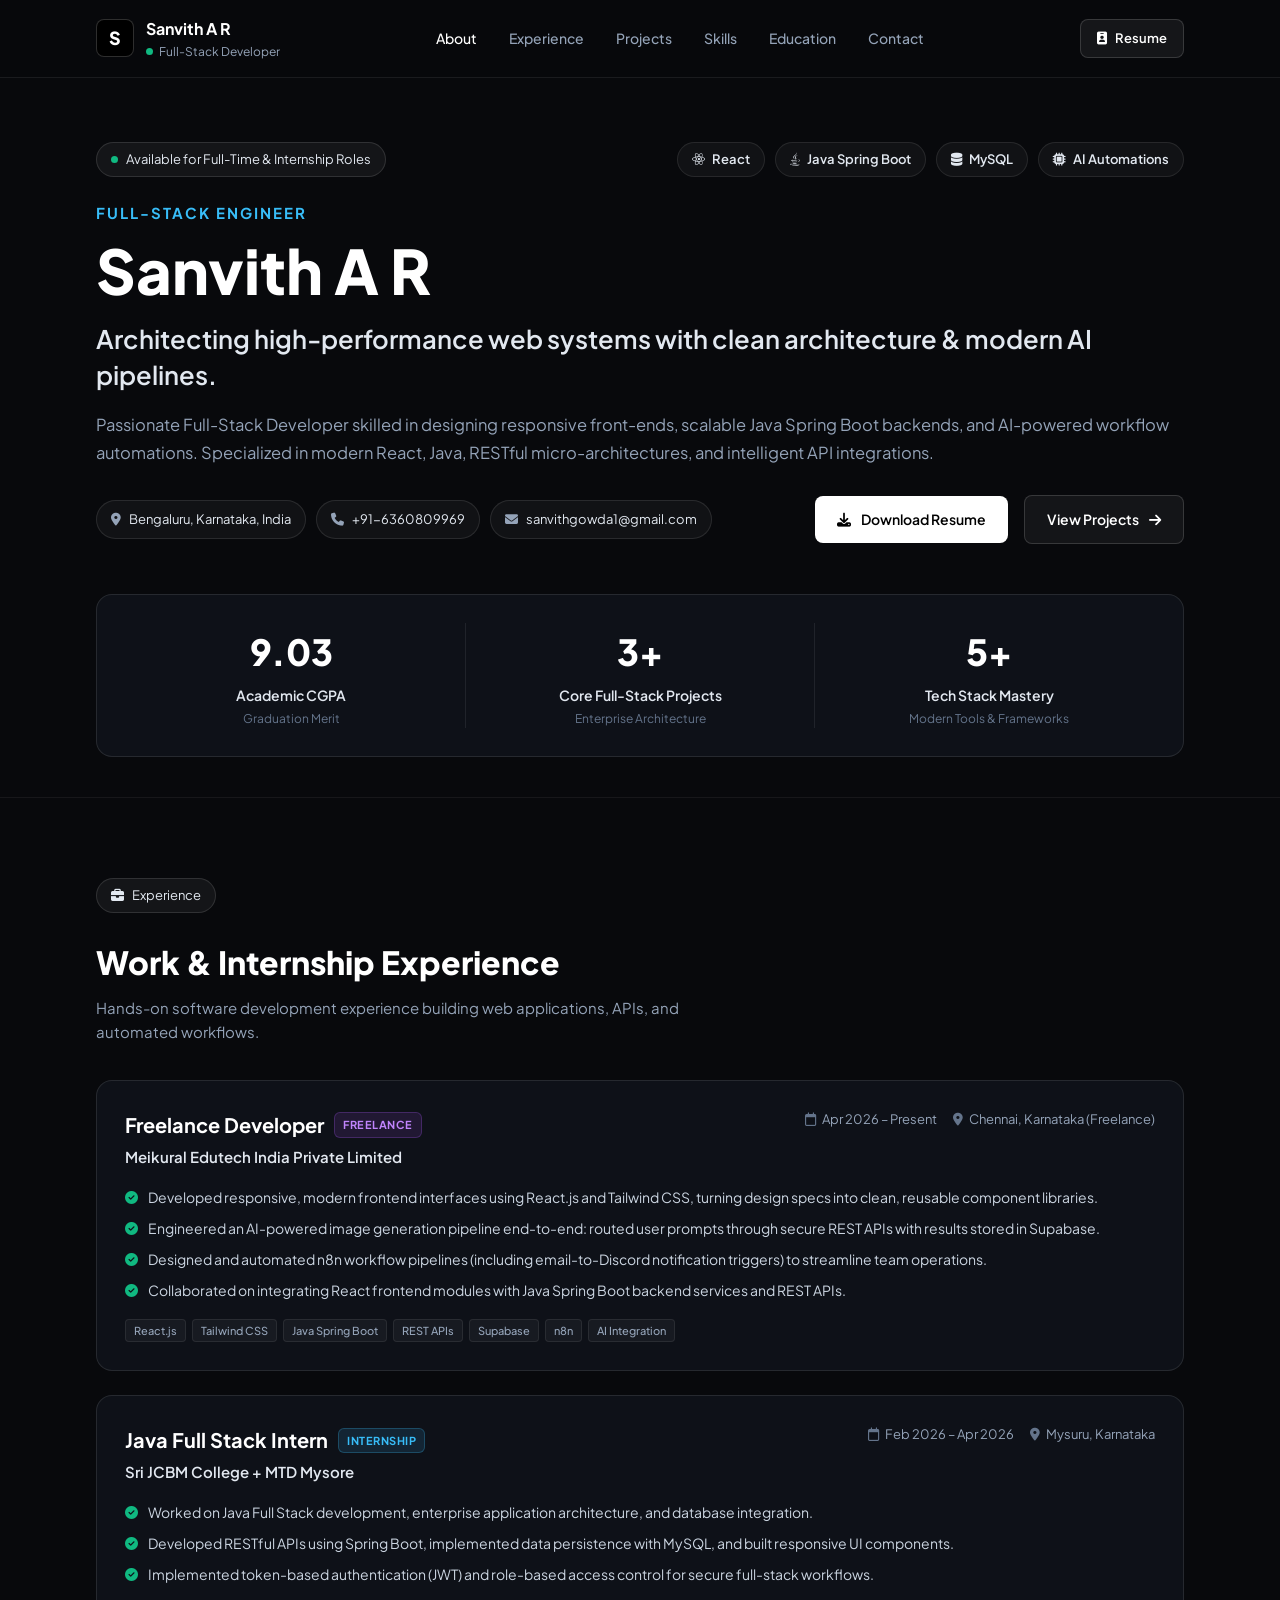
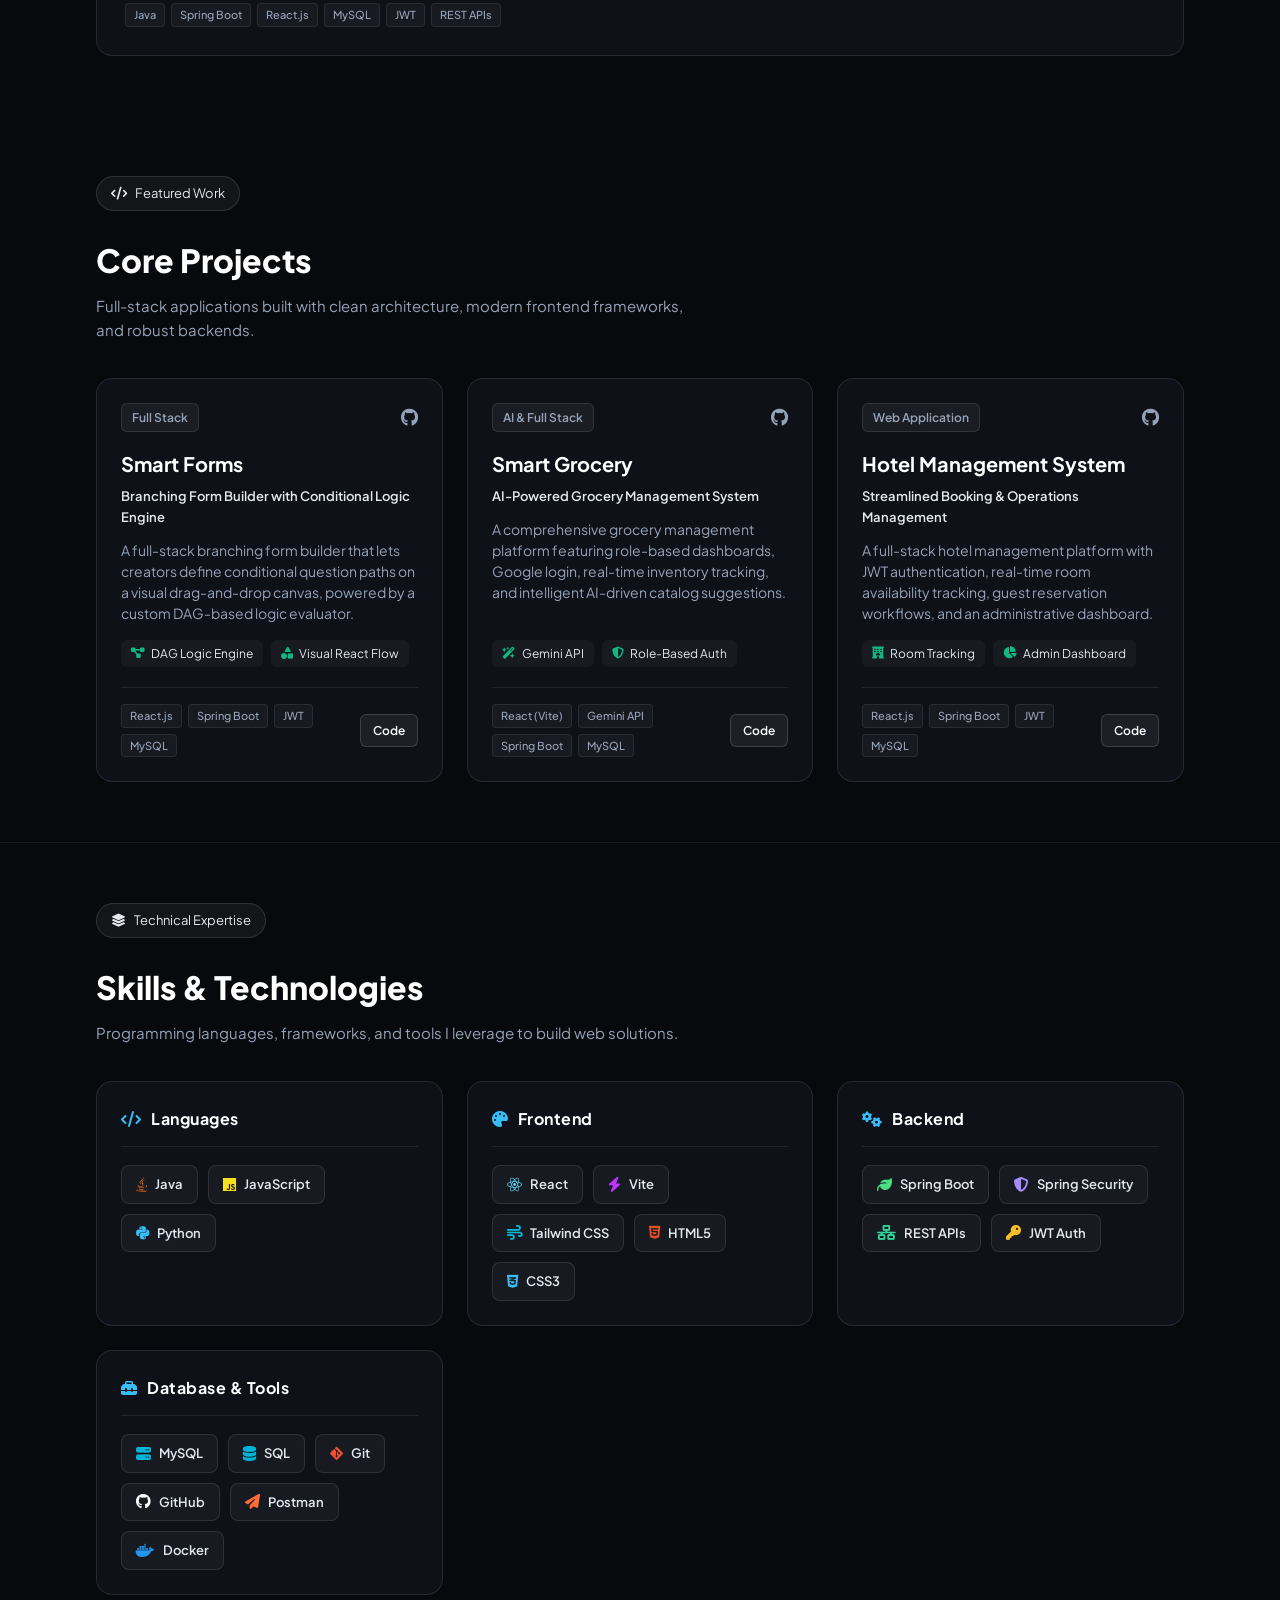
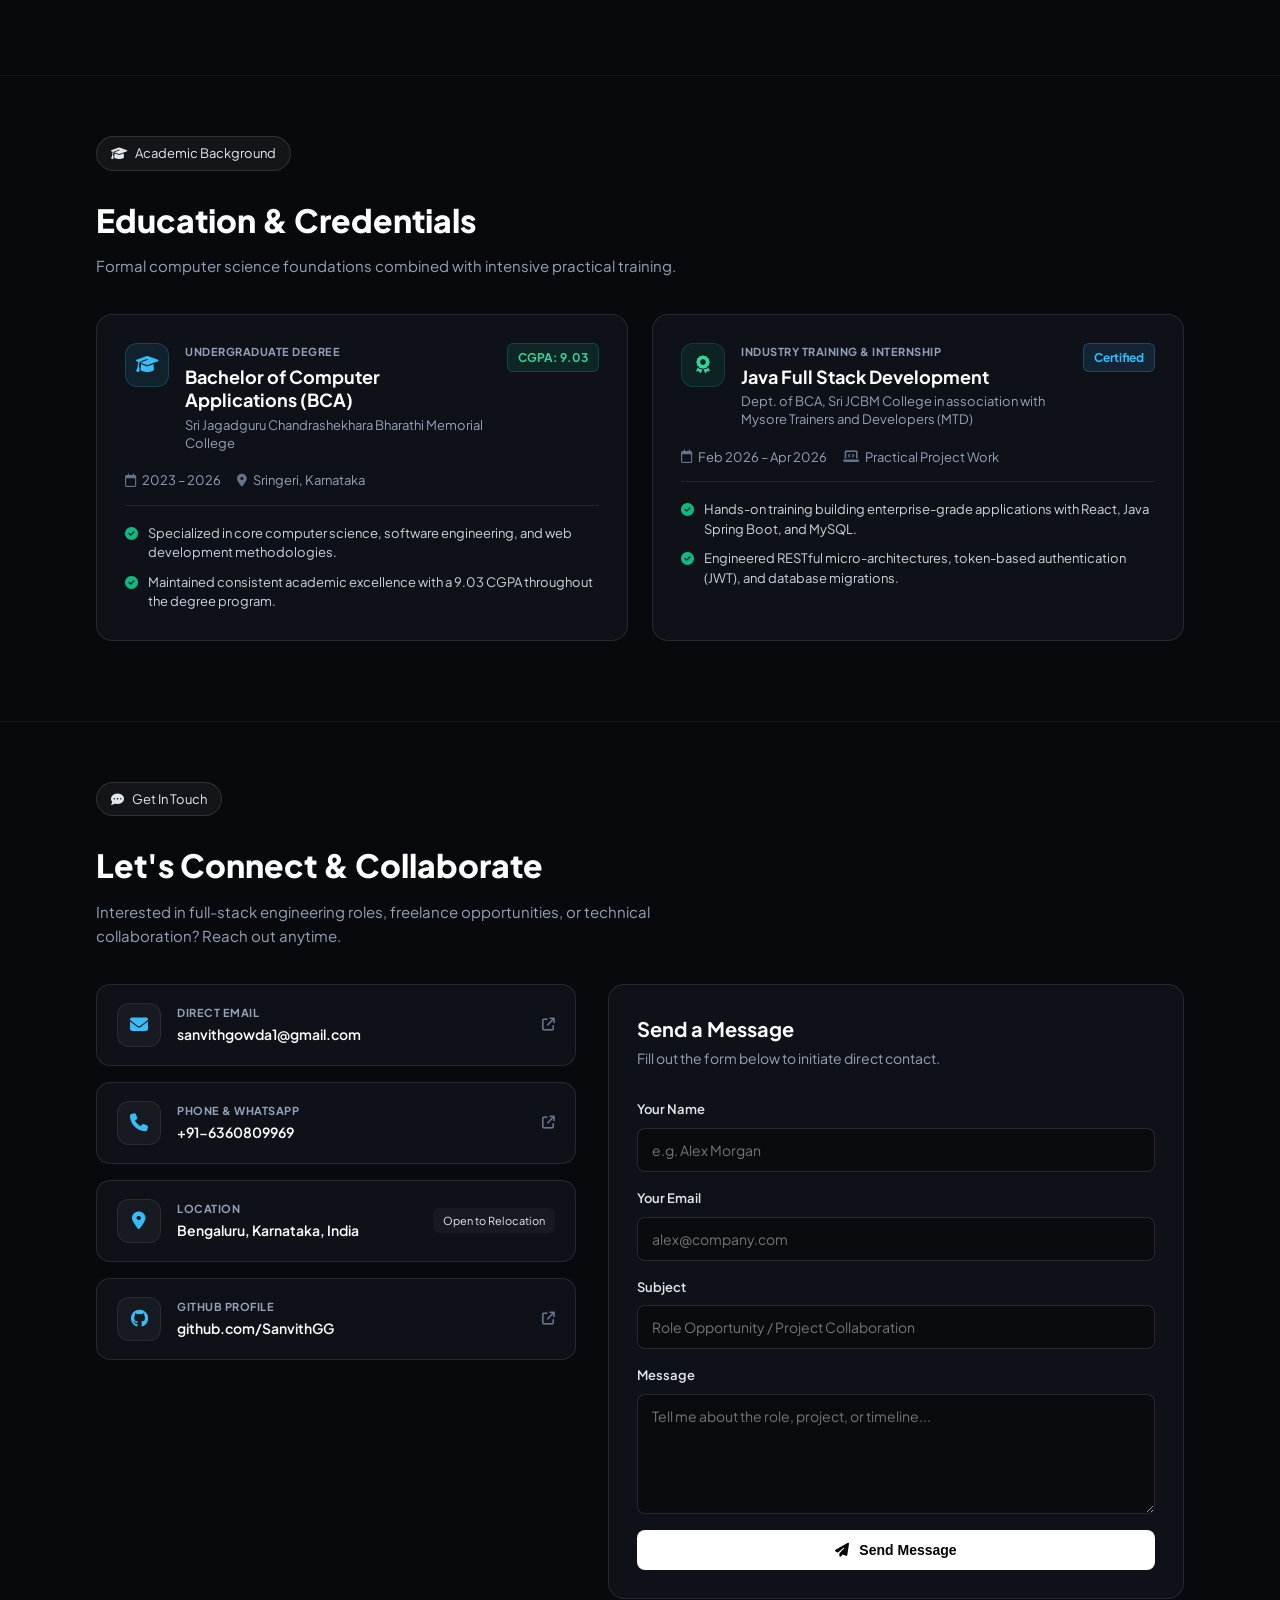
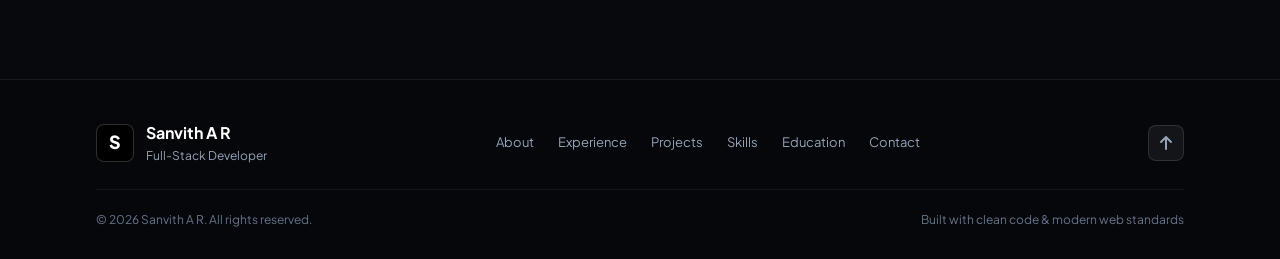
<file: index.html>
<!DOCTYPE html>
<html lang="en">

<head>
  <meta charset="UTF-8">
  <meta name="viewport" content="width=device-width, initial-scale=1.0">
  <meta name="description"
    content="Sanvith A R — Full-Stack Developer specializing in React.js, Java Spring Boot, and modern web applications.">
  <title>Sanvith A R | Full-Stack Developer</title>

  <!-- Favicon -->
  <link rel="icon" type="image/svg+xml" href="assets/favicon.svg">
  <link rel="icon" type="image/png" href="assets/favicon.png">

  <!-- Google Fonts: Plus Jakarta Sans & JetBrains Mono -->
  <link rel="preconnect" href="https://fonts.googleapis.com">
  <link rel="preconnect" href="https://fonts.gstatic.com" crossorigin>
  <link
    href="https://fonts.googleapis.com/css2?family=JetBrains+Mono:wght@400;500;600&family=Plus+Jakarta+Sans:wght@400;500;600;700;800&display=swap"
    rel="stylesheet">

  <!-- Font Awesome 6 Icons -->
  <link rel="stylesheet" href="https://cdnjs.cloudflare.com/ajax/libs/font-awesome/6.5.1/css/all.min.css">

  <!-- Stylesheet -->
  <link rel="stylesheet" href="Portfo.css">
</head>

<body>


  <!-- Header & Navigation -->
  <header class="header">
    <div class="container nav-container">
      <!-- Monogram & Branding -->
      <a href="#about" class="brand-link">
        <div class="monogram">S</div>
        <div class="brand-info">
          <span class="brand-name">Sanvith A R</span>
          <div class="status-indicator">
            <span class="dot-live"></span>
            <span class="status-text">Full-Stack Developer</span>
          </div>
        </div>
      </a>

      <!-- Desktop Navigation Menu -->
      <nav class="desktop-nav" aria-label="Main Navigation">
        <a href="#about" class="nav-link active">About</a>
        <a href="#experience" class="nav-link">Experience</a>
        <a href="#projects" class="nav-link">Projects</a>
        <a href="#skills" class="nav-link">Skills</a>
        <a href="#education" class="nav-link">Education</a>
        <a href="#contact" class="nav-link">Contact</a>
      </nav>

      <!-- Action Button -->
      <div class="nav-actions">
        <a href="assets/Sanvith_AR_Resume_v2-2.pdf" download="Sanvith_AR_Resume_v2-2.pdf" target="_blank"
          rel="noopener noreferrer" class="btn-resume">
          <i class="fa-solid fa-id-badge"></i>
          <span>Resume</span>
        </a>
      </div>
    </div>
  </header>

  <!-- Hero Section -->
  <main>
    <section id="about" class="hero-section">
      <div class="container">
        <div class="hero-grid">
          
          <!-- Full-Width Hero Content -->
          <div class="hero-content">
            <!-- Top Status Row: Availability on left, Core Stack chips on right -->
            <div class="hero-top-row">
              <div class="badge-pill">
                <span class="dot-live"></span>
                <span>Available for Full-Time &amp; Internship Roles</span>
              </div>
              <div class="hero-tech-chips">
                <span class="tech-chip"><i class="fa-brands fa-react"></i> React</span>
                <span class="tech-chip"><i class="fa-brands fa-java"></i> Java Spring Boot</span>
                <span class="tech-chip"><i class="fa-solid fa-database"></i> MySQL</span>
                <span class="tech-chip"><i class="fa-solid fa-microchip"></i> AI Automations</span>
              </div>
            </div>

            <!-- Role & Heading -->
            <div class="hero-titles">
              <span class="hero-role-badge">FULL-STACK ENGINEER</span>
              <h1 class="hero-name">Sanvith A R</h1>
              <h2 class="hero-tagline">Architecting high-performance web systems with clean architecture &amp; modern AI pipelines.</h2>
            </div>

            <!-- Bio Description -->
            <p class="hero-bio">
              Passionate Full-Stack Developer skilled in designing responsive front-ends, scalable Java Spring Boot backends, and AI-powered workflow automations. Specialized in modern React, Java, RESTful micro-architectures, and intelligent API integrations.
            </p>

            <!-- Bottom Row: Contact Pills on left, Action CTAs on right -->
            <div class="hero-bottom-row">
              <div class="contact-pills">
                <div class="pill-item">
                  <i class="fa-solid fa-location-dot"></i>
                  <span>Bengaluru, Karnataka, India</span>
                </div>
                <a href="tel:+916360809969" class="pill-item pill-interactive">
                  <i class="fa-solid fa-phone"></i>
                  <span>+91-6360809969</span>
                </a>
                <a href="mailto:sanvithgowda1@gmail.com" class="pill-item pill-interactive">
                  <i class="fa-solid fa-envelope"></i>
                  <span>sanvithgowda1@gmail.com</span>
                </a>
              </div>

              <div class="hero-cta-group">
                <a href="assets/Sanvith_AR_Resume_v2-2.pdf" download="Sanvith_AR_Resume_v2-2.pdf" class="btn-primary">
                  <i class="fa-solid fa-download"></i>
                  <span>Download Resume</span>
                </a>
                <a href="#projects" class="btn-secondary">
                  <span>View Projects</span>
                  <i class="fa-solid fa-arrow-right"></i>
                </a>
              </div>
            </div>
          </div>
        </div>

        <!-- Floating Stats Strip -->
        <div class="stats-strip">
          <div class="stat-card">
            <div class="stat-value">9.03</div>
            <div class="stat-label">Academic CGPA</div>
            <div class="stat-subtext">Graduation Merit</div>
          </div>
          <div class="stat-card">
            <div class="stat-value">3+</div>
            <div class="stat-label">Core Full-Stack Projects</div>
            <div class="stat-subtext">Enterprise Architecture</div>
          </div>
          <div class="stat-card">
            <div class="stat-value">5+</div>
            <div class="stat-label">Tech Stack Mastery</div>
            <div class="stat-subtext">Modern Tools &amp; Frameworks</div>
          </div>
        </div>

      </div>
    </section>

    <!-- Experience Section -->
    <section id="experience" class="experience-section">
      <div class="container">
        <div class="section-header">
          <div class="badge-pill">
            <i class="fa-solid fa-briefcase"></i>
            <span>Experience</span>
          </div>
          <h2 class="section-title">Work &amp; Internship Experience</h2>
          <p class="section-subtitle">Hands-on software development experience building web applications, APIs, and
            automated workflows.</p>
        </div>

        <div class="experience-list">

          <!-- Experience 1: Meikural Edutech -->
          <div class="experience-card">
            <div class="exp-header">
              <div>
                <div class="exp-role-wrap">
                  <h3 class="exp-role">Freelance Developer</h3>
                  <span class="exp-type-badge freelance">Freelance</span>
                </div>
                <h4 class="exp-company">Meikural Edutech India Private Limited</h4>
              </div>

              <div class="exp-meta">
                <span class="exp-meta-item"><i class="fa-regular fa-calendar"></i> Apr 2026 – Present</span>
                <span class="exp-meta-item"><i class="fa-solid fa-location-dot"></i> Chennai, Karnataka
                  (Freelance)</span>
              </div>
            </div>

            <ul class="exp-bullet-list">
              <li>
                <i class="fa-solid fa-circle-check"></i>
                <span>Developed responsive, modern frontend interfaces using React.js and Tailwind CSS, turning design
                  specs into clean, reusable component libraries.</span>
              </li>
              <li>
                <i class="fa-solid fa-circle-check"></i>
                <span>Engineered an AI-powered image generation pipeline end-to-end: routed user prompts through secure
                  REST APIs with results stored in Supabase.</span>
              </li>
              <li>
                <i class="fa-solid fa-circle-check"></i>
                <span>Designed and automated n8n workflow pipelines (including email-to-Discord notification triggers)
                  to streamline team operations.</span>
              </li>
              <li>
                <i class="fa-solid fa-circle-check"></i>
                <span>Collaborated on integrating React frontend modules with Java Spring Boot backend services and REST
                  APIs.</span>
              </li>
            </ul>

            <div class="tech-tags">
              <span class="tech-tag">React.js</span>
              <span class="tech-tag">Tailwind CSS</span>
              <span class="tech-tag">Java Spring Boot</span>
              <span class="tech-tag">REST APIs</span>
              <span class="tech-tag">Supabase</span>
              <span class="tech-tag">n8n</span>
              <span class="tech-tag">AI Integration</span>
            </div>
          </div>

          <!-- Experience 2: Java Full Stack Intern -->
          <div class="experience-card">
            <div class="exp-header">
              <div>
                <div class="exp-role-wrap">
                  <h3 class="exp-role">Java Full Stack Intern</h3>
                  <span class="exp-type-badge">Internship</span>
                </div>
                <h4 class="exp-company">Sri JCBM College + MTD Mysore</h4>
              </div>

              <div class="exp-meta">
                <span class="exp-meta-item"><i class="fa-regular fa-calendar"></i> Feb 2026 – Apr 2026</span>
                <span class="exp-meta-item"><i class="fa-solid fa-location-dot"></i> Mysuru, Karnataka</span>
              </div>
            </div>

            <ul class="exp-bullet-list">
              <li>
                <i class="fa-solid fa-circle-check"></i>
                <span>Worked on Java Full Stack development, enterprise application architecture, and database
                  integration.</span>
              </li>
              <li>
                <i class="fa-solid fa-circle-check"></i>
                <span>Developed RESTful APIs using Spring Boot, implemented data persistence with MySQL, and built
                  responsive UI components.</span>
              </li>
              <li>
                <i class="fa-solid fa-circle-check"></i>
                <span>Implemented token-based authentication (JWT) and role-based access control for secure full-stack
                  workflows.</span>
              </li>
            </ul>

            <div class="tech-tags">
              <span class="tech-tag">Java</span>
              <span class="tech-tag">Spring Boot</span>
              <span class="tech-tag">React.js</span>
              <span class="tech-tag">MySQL</span>
              <span class="tech-tag">JWT</span>
              <span class="tech-tag">REST APIs</span>
            </div>
          </div>

        </div>
      </div>
    </section>

    <!-- Projects Section -->
    <section id="projects" class="projects-section">
      <div class="container">
        <div class="section-header">
          <div class="badge-pill">
            <i class="fa-solid fa-code"></i>
            <span>Featured Work</span>
          </div>
          <h2 class="section-title">Core Projects</h2>
          <p class="section-subtitle">Full-stack applications built with clean architecture, modern frontend frameworks,
            and robust backends.</p>
        </div>

        <div class="projects-grid">
          <!-- Project 1: Smart Forms -->
          <div class="project-card">
            <div class="project-header">
              <span class="project-badge">Full Stack</span>
              <a href="https://github.com/SanvithGG" target="_blank" rel="noopener noreferrer" class="project-icon-link"
                aria-label="GitHub Repository">
                <i class="fa-brands fa-github"></i>
              </a>
            </div>
            <h3 class="project-title">Smart Forms</h3>
            <p class="project-tagline">Branching Form Builder with Conditional Logic Engine</p>
            <p class="project-desc">A full-stack branching form builder that lets creators define conditional question
              paths on a visual drag-and-drop canvas, powered by a custom DAG-based logic evaluator.</p>

            <div class="project-highlights">
              <span class="highlight-tag"><i class="fa-solid fa-diagram-project"></i> DAG Logic Engine</span>
              <span class="highlight-tag"><i class="fa-solid fa-shapes"></i> Visual React Flow</span>
            </div>

            <div class="project-footer">
              <div class="tech-tags">
                <span class="tech-tag">React.js</span>
                <span class="tech-tag">Spring Boot</span>
                <span class="tech-tag">JWT</span>
                <span class="tech-tag">MySQL</span>
              </div>
              <a href="https://github.com/SanvithGG" target="_blank" rel="noopener noreferrer" class="btn-code">
                <span>Code</span>
              </a>
            </div>
          </div>

          <!-- Project 2: Smart Grocery -->
          <div class="project-card">
            <div class="project-header">
              <span class="project-badge">AI &amp; Full Stack</span>
              <a href="https://github.com/SanvithGG/smart-grocery" target="_blank" rel="noopener noreferrer"
                class="project-icon-link" aria-label="GitHub Repository">
                <i class="fa-brands fa-github"></i>
              </a>
            </div>
            <h3 class="project-title">Smart Grocery</h3>
            <p class="project-tagline">AI-Powered Grocery Management System</p>
            <p class="project-desc">A comprehensive grocery management platform featuring role-based dashboards, Google
              login, real-time inventory tracking, and intelligent AI-driven catalog suggestions.</p>

            <div class="project-highlights">
              <span class="highlight-tag"><i class="fa-solid fa-wand-magic-sparkles"></i> Gemini API</span>
              <span class="highlight-tag"><i class="fa-solid fa-shield-halved"></i> Role-Based Auth</span>
            </div>

            <div class="project-footer">
              <div class="tech-tags">
                <span class="tech-tag">React (Vite)</span>
                <span class="tech-tag">Gemini API</span>
                <span class="tech-tag">Spring Boot</span>
                <span class="tech-tag">MySQL</span>
              </div>
              <a href="https://github.com/SanvithGG/smart-grocery" target="_blank" rel="noopener noreferrer"
                class="btn-code">
                <span>Code</span>
              </a>
            </div>
          </div>

          <!-- Project 3: Hotel Management System -->
          <div class="project-card">
            <div class="project-header">
              <span class="project-badge">Web Application</span>
              <a href="https://github.com/SanvithGG/Hotel-Management-System" target="_blank" rel="noopener noreferrer"
                class="project-icon-link" aria-label="GitHub Repository">
                <i class="fa-brands fa-github"></i>
              </a>
            </div>
            <h3 class="project-title">Hotel Management System</h3>
            <p class="project-tagline">Streamlined Booking &amp; Operations Management</p>
            <p class="project-desc">A full-stack hotel management platform with JWT authentication, real-time room
              availability tracking, guest reservation workflows, and an administrative dashboard.</p>

            <div class="project-highlights">
              <span class="highlight-tag"><i class="fa-solid fa-hotel"></i> Room Tracking</span>
              <span class="highlight-tag"><i class="fa-solid fa-chart-pie"></i> Admin Dashboard</span>
            </div>

            <div class="project-footer">
              <div class="tech-tags">
                <span class="tech-tag">React.js</span>
                <span class="tech-tag">Spring Boot</span>
                <span class="tech-tag">JWT</span>
                <span class="tech-tag">MySQL</span>
              </div>
              <a href="https://github.com/SanvithGG/Hotel-Management-System" target="_blank" rel="noopener noreferrer"
                class="btn-code">
                <span>Code</span>
              </a>
            </div>
          </div>
        </div>
      </div>
    </section>

    <!-- Skills Section -->
    <section id="skills" class="skills-section">
      <div class="container">
        <div class="section-header">
          <div class="badge-pill">
            <i class="fa-solid fa-layer-group"></i>
            <span>Technical Expertise</span>
          </div>
          <h2 class="section-title">Skills &amp; Technologies</h2>
          <p class="section-subtitle">Programming languages, frameworks, and tools I leverage to build web solutions.
          </p>
        </div>

        <div class="skills-categories-grid">

          <!-- Category: Languages -->
          <div class="skill-category-card">
            <div class="category-header">
              <i class="fa-solid fa-code category-icon"></i>
              <h3 class="category-title">Languages</h3>
            </div>
            <div class="skill-chips-group">
              <div class="skill-chip">
                <i class="fa-brands fa-java icon-java"></i>
                <span>Java</span>
              </div>
              <div class="skill-chip">
                <i class="fa-brands fa-js icon-js"></i>
                <span>JavaScript</span>
              </div>
              <div class="skill-chip">
                <i class="fa-brands fa-python icon-python"></i>
                <span>Python</span>
              </div>
            </div>
          </div>

          <!-- Category: Frontend -->
          <div class="skill-category-card">
            <div class="category-header">
              <i class="fa-solid fa-palette category-icon"></i>
              <h3 class="category-title">Frontend</h3>
            </div>
            <div class="skill-chips-group">
              <div class="skill-chip">
                <i class="fa-brands fa-react icon-react"></i>
                <span>React</span>
              </div>
              <div class="skill-chip">
                <i class="fa-solid fa-bolt icon-vite"></i>
                <span>Vite</span>
              </div>
              <div class="skill-chip">
                <i class="fa-solid fa-wind icon-tailwind"></i>
                <span>Tailwind CSS</span>
              </div>
              <div class="skill-chip">
                <i class="fa-brands fa-html5 icon-html"></i>
                <span>HTML5</span>
              </div>
              <div class="skill-chip">
                <i class="fa-brands fa-css3-alt icon-css"></i>
                <span>CSS3</span>
              </div>
            </div>
          </div>

          <!-- Category: Backend -->
          <div class="skill-category-card">
            <div class="category-header">
              <i class="fa-solid fa-gears category-icon"></i>
              <h3 class="category-title">Backend</h3>
            </div>
            <div class="skill-chips-group">
              <div class="skill-chip">
                <i class="fa-solid fa-leaf icon-spring"></i>
                <span>Spring Boot</span>
              </div>
              <div class="skill-chip">
                <i class="fa-solid fa-shield-halved icon-security"></i>
                <span>Spring Security</span>
              </div>
              <div class="skill-chip">
                <i class="fa-solid fa-network-wired icon-api"></i>
                <span>REST APIs</span>
              </div>
              <div class="skill-chip">
                <i class="fa-solid fa-key icon-jwt"></i>
                <span>JWT Auth</span>
              </div>
            </div>
          </div>

          <!-- Category: Database & Tools -->
          <div class="skill-category-card">
            <div class="category-header">
              <i class="fa-solid fa-toolbox category-icon"></i>
              <h3 class="category-title">Database &amp; Tools</h3>
            </div>
            <div class="skill-chips-group">
              <div class="skill-chip">
                <i class="fa-solid fa-server icon-mysql"></i>
                <span>MySQL</span>
              </div>
              <div class="skill-chip">
                <i class="fa-solid fa-database icon-sql"></i>
                <span>SQL</span>
              </div>
              <div class="skill-chip">
                <i class="fa-brands fa-git-alt icon-git"></i>
                <span>Git</span>
              </div>
              <div class="skill-chip">
                <i class="fa-brands fa-github icon-github"></i>
                <span>GitHub</span>
              </div>
              <div class="skill-chip">
                <i class="fa-solid fa-paper-plane icon-postman"></i>
                <span>Postman</span>
              </div>
              <div class="skill-chip">
                <i class="fa-brands fa-docker icon-docker"></i>
                <span>Docker</span>
              </div>
            </div>
          </div>

        </div>
      </div>
    </section>

    <!-- Education & Certifications Section -->
    <section id="education" class="education-section">
      <div class="container">
        <div class="section-header">
          <div class="badge-pill">
            <i class="fa-solid fa-graduation-cap"></i>
            <span>Academic Background</span>
          </div>
          <h2 class="section-title">Education &amp; Credentials</h2>
          <p class="section-subtitle">Formal computer science foundations combined with intensive practical training.
          </p>
        </div>

        <div class="education-grid">

          <!-- Education Card 1: BCA -->
          <div class="education-card">
            <div class="edu-card-header">
              <div class="edu-icon-wrap">
                <i class="fa-solid fa-graduation-cap"></i>
              </div>
              <div class="edu-header-content">
                <span class="edu-type-badge">Undergraduate Degree</span>
                <h3 class="edu-degree">Bachelor of Computer Applications (BCA)</h3>
                <p class="edu-institution">Sri Jagadguru Chandrashekhara Bharathi Memorial College</p>
              </div>
              <span class="edu-score-pill">CGPA: 9.03</span>
            </div>

            <div class="edu-meta-row">
              <span class="edu-meta-item"><i class="fa-regular fa-calendar"></i> 2023 – 2026</span>
              <span class="edu-meta-item"><i class="fa-solid fa-location-dot"></i> Sringeri, Karnataka</span>
            </div>

            <ul class="edu-bullet-list">
              <li>
                <i class="fa-solid fa-circle-check"></i>
                <span>Specialized in core computer science, software engineering, and web development
                  methodologies.</span>
              </li>
              <li>
                <i class="fa-solid fa-circle-check"></i>
                <span>Maintained consistent academic excellence with a 9.03 CGPA throughout the degree program.</span>
              </li>
            </ul>
          </div>

          <!-- Education Card 2: Certification / Training -->
          <div class="education-card">
            <div class="edu-card-header">
              <div class="edu-icon-wrap icon-cert">
                <i class="fa-solid fa-award"></i>
              </div>
              <div class="edu-header-content">
                <span class="edu-type-badge">Industry Training &amp; Internship</span>
                <h3 class="edu-degree">Java Full Stack Development</h3>
                <p class="edu-institution">Dept. of BCA, Sri JCBM College in association with Mysore Trainers and
                  Developers (MTD)</p>
              </div>
              <span class="edu-score-pill cert-pill">Certified</span>
            </div>

            <div class="edu-meta-row">
              <span class="edu-meta-item"><i class="fa-regular fa-calendar"></i> Feb 2026 – Apr 2026</span>
              <span class="edu-meta-item"><i class="fa-solid fa-laptop-code"></i> Practical Project Work</span>
            </div>

            <ul class="edu-bullet-list">
              <li>
                <i class="fa-solid fa-circle-check"></i>
                <span>Hands-on training building enterprise-grade applications with React, Java Spring Boot, and
                  MySQL.</span>
              </li>
              <li>
                <i class="fa-solid fa-circle-check"></i>
                <span>Engineered RESTful micro-architectures, token-based authentication (JWT), and database
                  migrations.</span>
              </li>
            </ul>
          </div>

        </div>
      </div>
    </section>

    <!-- Contact Section -->
    <section id="contact" class="contact-section">
      <div class="container">
        <div class="section-header">
          <div class="badge-pill">
            <i class="fa-solid fa-comment-dots"></i>
            <span>Get In Touch</span>
          </div>
          <h2 class="section-title">Let's Connect &amp; Collaborate</h2>
          <p class="section-subtitle">Interested in full-stack engineering roles, freelance opportunities, or technical
            collaboration? Reach out anytime.</p>
        </div>

        <div class="contact-layout">
          <!-- Left Column: Direct Contact Info -->
          <div class="contact-cards-col">
            <!-- Email -->
            <a href="mailto:sanvithgowda1@gmail.com" class="contact-card">
              <div class="contact-card-left">
                <div class="contact-card-icon">
                  <i class="fa-solid fa-envelope"></i>
                </div>
                <div class="contact-card-info">
                  <span class="contact-card-label">Direct Email</span>
                  <span class="contact-card-value">sanvithgowda1@gmail.com</span>
                </div>
              </div>
              <i class="fa-solid fa-arrow-up-right-from-square contact-arrow-icon"></i>
            </a>

            <!-- Phone -->
            <a href="tel:+916360809969" class="contact-card">
              <div class="contact-card-left">
                <div class="contact-card-icon">
                  <i class="fa-solid fa-phone"></i>
                </div>
                <div class="contact-card-info">
                  <span class="contact-card-label">Phone &amp; WhatsApp</span>
                  <span class="contact-card-value">+91-6360809969</span>
                </div>
              </div>
              <i class="fa-solid fa-arrow-up-right-from-square contact-arrow-icon"></i>
            </a>

            <!-- Location -->
            <div class="contact-card">
              <div class="contact-card-left">
                <div class="contact-card-icon">
                  <i class="fa-solid fa-location-dot"></i>
                </div>
                <div class="contact-card-info">
                  <span class="contact-card-label">Location</span>
                  <span class="contact-card-value">Bengaluru, Karnataka, India</span>
                </div>
              </div>
              <span class="highlight-tag" style="font-size: 11px;">Open to Relocation</span>
            </div>

            <!-- GitHub -->
            <a href="https://github.com/SanvithGG" target="_blank" rel="noopener noreferrer" class="contact-card">
              <div class="contact-card-left">
                <div class="contact-card-icon">
                  <i class="fa-brands fa-github"></i>
                </div>
                <div class="contact-card-info">
                  <span class="contact-card-label">GitHub Profile</span>
                  <span class="contact-card-value">github.com/SanvithGG</span>
                </div>
              </div>
              <i class="fa-solid fa-arrow-up-right-from-square contact-arrow-icon"></i>
            </a>
          </div>

          <!-- Right Column: Interactive Contact Form -->
          <div class="contact-form-card">
            <div>
              <h3>Send a Message</h3>
              <p>Fill out the form below to initiate direct contact.</p>
            </div>

            <form class="contact-form"
              onsubmit="event.preventDefault(); window.location.href='mailto:sanvithgowda1@gmail.com?subject=' + encodeURIComponent(document.getElementById('formSubject').value || 'Portfolio Contact') + '&body=' + encodeURIComponent('Name: ' + document.getElementById('formName').value + '\nEmail: ' + document.getElementById('formEmail').value + '\n\n' + document.getElementById('formMessage').value);">
              <div class="form-group">
                <label for="formName" class="form-label">Your Name</label>
                <input type="text" id="formName" class="form-input" placeholder="e.g. Alex Morgan" required>
              </div>

              <div class="form-group">
                <label for="formEmail" class="form-label">Your Email</label>
                <input type="email" id="formEmail" class="form-input" placeholder="alex@company.com" required>
              </div>

              <div class="form-group">
                <label for="formSubject" class="form-label">Subject</label>
                <input type="text" id="formSubject" class="form-input"
                  placeholder="Role Opportunity / Project Collaboration">
              </div>

              <div class="form-group">
                <label for="formMessage" class="form-label">Message</label>
                <textarea id="formMessage" class="form-textarea"
                  placeholder="Tell me about the role, project, or timeline..." required></textarea>
              </div>

              <button type="submit" class="form-submit-btn">
                <i class="fa-solid fa-paper-plane"></i>
                <span>Send Message</span>
              </button>
            </form>
          </div>
        </div>
      </div>
    </section>
  </main>

  <!-- Footer -->
  <footer class="footer">
    <div class="container">
      <div class="footer-content">
        <div class="brand-link">
          <div class="monogram">S</div>
          <div class="brand-info">
            <span class="brand-name">Sanvith A R</span>
            <span style="font-size: 12px; color: #94a3b8;">Full-Stack Developer</span>
          </div>
        </div>

        <nav class="footer-nav" aria-label="Footer Navigation">
          <a href="#about" class="footer-link">About</a>
          <a href="#experience" class="footer-link">Experience</a>
          <a href="#projects" class="footer-link">Projects</a>
          <a href="#skills" class="footer-link">Skills</a>
          <a href="#education" class="footer-link">Education</a>
          <a href="#contact" class="footer-link">Contact</a>
        </nav>

        <a href="#about" class="btn-scroll-top" title="Scroll to top" aria-label="Scroll to top">
          <i class="fa-solid fa-arrow-up"></i>
        </a>
      </div>

      <div class="footer-bottom">
        <p>© 2026 Sanvith A R. All rights reserved.</p>
        <p>Built with clean code &amp; modern web standards</p>
      </div>
    </div>
  </footer>

</body>

</html>
</file>
<file: Portfo.css>
* {
  margin: 0;
  padding: 0;
  box-sizing: border-box;
}

html {
  scroll-behavior: smooth;
}

body {
  font-family: 'Plus Jakarta Sans', Arial, sans-serif;
  background-color: #08090c;
  color: #ffffff;
  line-height: 1.6;
  min-height: 100vh;
}

a {
  color: inherit;
  text-decoration: none;
}

.container {
  max-width: 1480px;
  width: 90%;
  margin: 0 auto;
  padding: 0 32px;
}

/* Header */
.header {
  position: sticky;
  top: 0;
  background-color: rgba(8, 9, 12, 0.9);
  border-bottom: 1px solid rgba(255, 255, 255, 0.08);
  padding: 16px 0;
  z-index: 1000;
}

.nav-container,
.brand-link,
.status-indicator,
.desktop-nav {
  display: flex;
  align-items: center;
}

.nav-container {
  justify-content: space-between;
}

.brand-link {
  gap: 12px;
}

.monogram {
  width: 38px;
  height: 38px;
  background-color: #000000;
  color: #ffffff;
  border: 1px solid rgba(255, 255, 255, 0.18);
  font-weight: 800;
  font-size: 18px;
  border-radius: 8px;
  display: flex;
  align-items: center;
  justify-content: center;
}

.brand-info {
  display: flex;
  flex-direction: column;
}

.brand-name {
  font-size: 16px;
  font-weight: 700;
}

.status-indicator {
  gap: 6px;
  font-size: 12px;
  color: #94a3b8;
}

.dot-live {
  width: 7px;
  height: 7px;
  background-color: #10b981;
  border-radius: 50%;
}

.desktop-nav {
  gap: 32px;
}

.nav-link {
  font-size: 14px;
  font-weight: 500;
  color: #94a3b8;
  transition: color 0.2s;
}

.nav-link:hover,
.nav-link.active {
  color: #ffffff;
}

/* Buttons */
.btn-resume,
.btn-primary,
.btn-secondary {
  display: inline-flex;
  align-items: center;
  font-weight: 600;
  border-radius: 8px;
  transition: 0.2s;
}

.btn-resume {
  gap: 8px;
  background-color: rgba(255, 255, 255, 0.06);
  border: 1px solid rgba(255, 255, 255, 0.15);
  font-size: 13px;
  padding: 8px 16px;
}

.btn-resume:hover,
.btn-secondary:hover {
  background-color: rgba(255, 255, 255, 0.12);
  border-color: rgba(255, 255, 255, 0.3);
}

.hero-cta-group {
  display: flex;
  align-items: center;
  gap: 16px;
  flex-wrap: wrap;
}

.btn-primary {
  gap: 10px;
  background-color: #ffffff;
  color: #000000;
  font-size: 14px;
  padding: 12px 22px;
}

.btn-primary:hover {
  background-color: #e2e8f0;
}

.btn-secondary {
  gap: 10px;
  background-color: rgba(255, 255, 255, 0.05);
  border: 1px solid rgba(255, 255, 255, 0.15);
  font-size: 14px;
  padding: 12px 22px;
}

/* Hero Section */
.hero-section {
  padding: 64px 0 40px;
}

.hero-grid {
  display: block;
  width: 100%;
}

.hero-content {
  width: 100%;
  max-width: 100%;
}

/* Hero Top Row (Availability on left, Quick tech chips on right) */
.hero-top-row {
  display: flex;
  align-items: center;
  justify-content: space-between;
  flex-wrap: wrap;
  gap: 16px;
  margin-bottom: 24px;
}

.hero-top-row .badge-pill {
  margin-bottom: 0;
}

.hero-tech-chips {
  display: flex;
  align-items: center;
  gap: 10px;
  flex-wrap: wrap;
}

.tech-chip {
  display: inline-flex;
  align-items: center;
  gap: 7px;
  background: rgba(255, 255, 255, 0.04);
  border: 1px solid rgba(255, 255, 255, 0.09);
  padding: 6px 14px;
  border-radius: 50px;
  font-size: 13px;
  font-weight: 600;
  color: #e2e8f0;
}

/* Badges & Pills */
.badge-pill,
.pill-item {
  display: inline-flex;
  align-items: center;
  gap: 8px;
  border-radius: 50px;
  font-size: 13px;
  color: #e2e8f0;
}

.badge-pill {
  background-color: rgba(255, 255, 255, 0.05);
  border: 1px solid rgba(255, 255, 255, 0.12);
  padding: 6px 14px;
  margin-bottom: 24px;
}

.hero-role-badge {
  font-size: 15px;
  font-weight: 700;
  color: #38bdf8;
  letter-spacing: 2px;
  margin-bottom: 12px;
  display: block;
}

.hero-name {
  font-size: clamp(48px, 4.8vw, 72px);
  font-weight: 800;
  line-height: 1.08;
  margin-bottom: 18px;
}

.hero-tagline {
  font-size: clamp(21px, 2vw, 28px);
  font-weight: 600;
  color: #e2e8f0;
  line-height: 1.4;
  margin-bottom: 18px;
  max-width: 100%;
}

.hero-bio {
  font-size: 16.5px;
  color: #94a3b8;
  margin-bottom: 28px;
  max-width: 100%;
  line-height: 1.72;
}

/* Bottom Row: Contact Pills on left, Action CTAs on right */
.hero-bottom-row {
  display: flex;
  align-items: center;
  justify-content: space-between;
  flex-wrap: wrap;
  gap: 20px;
  margin-top: 10px;
}

.hero-bottom-row .contact-pills {
  margin-bottom: 0;
}

.contact-pills {
  display: flex;
  flex-wrap: wrap;
  gap: 10px;
  margin-bottom: 28px;
}

.pill-item {
  background-color: rgba(255, 255, 255, 0.04);
  border: 1px solid rgba(255, 255, 255, 0.1);
  padding: 8px 14px;
  transition: 0.2s;
}

.pill-interactive:hover {
  background-color: rgba(255, 255, 255, 0.1);
  border-color: rgba(255, 255, 255, 0.25);
  color: #ffffff;
}

.pill-item i {
  color: #94a3b8;
}


/* Stats Strip */
.stats-strip {
  margin-top: 50px;
  background-color: rgba(16, 20, 28, 0.75);
  border: 1px solid rgba(255, 255, 255, 0.1);
  border-radius: 16px;
  padding: 28px 20px;
  display: flex;
  align-items: center;
  justify-content: space-around;
  text-align: center;
}

.stat-card {
  flex: 1;
  padding: 0 10px;
  border-right: 1px solid rgba(255, 255, 255, 0.08);
}

.stat-card:last-child {
  border-right: none;
}

.stat-value {
  font-size: 36px;
  font-weight: 800;
  margin-bottom: 4px;
}

.stat-label {
  font-size: 14px;
  font-weight: 600;
  color: #e2e8f0;
  margin-bottom: 2px;
}

.stat-subtext {
  font-size: 12px;
  color: #64748b;
}

/* Experience Section */
.experience-section {
  padding: 80px 0 40px;
  border-top: 1px solid rgba(255, 255, 255, 0.06);
}

.experience-list {
  display: flex;
  flex-direction: column;
  gap: 24px;
}

.experience-card {
  background-color: rgba(16, 20, 28, 0.75);
  border: 1px solid rgba(255, 255, 255, 0.1);
  border-radius: 16px;
  padding: 28px;
  display: flex;
  flex-direction: column;
  gap: 18px;
  transition: border-color 0.2s, transform 0.2s;
}

.experience-card:hover {
  border-color: rgba(255, 255, 255, 0.25);
  transform: translateY(-2px);
}

.exp-header {
  display: flex;
  align-items: flex-start;
  justify-content: space-between;
  flex-wrap: wrap;
  gap: 16px;
}

.exp-role-wrap {
  display: flex;
  align-items: center;
  gap: 10px;
  flex-wrap: wrap;
  margin-bottom: 4px;
}

.exp-role {
  font-size: 20px;
  font-weight: 700;
  color: #ffffff;
}

.exp-type-badge {
  font-size: 11px;
  font-weight: 700;
  text-transform: uppercase;
  letter-spacing: 0.5px;
  background-color: rgba(56, 189, 248, 0.12);
  color: #38bdf8;
  border: 1px solid rgba(56, 189, 248, 0.25);
  padding: 3px 8px;
  border-radius: 6px;
}

.exp-type-badge.freelance {
  background-color: rgba(168, 85, 247, 0.12);
  color: #c084fc;
  border-color: rgba(168, 85, 247, 0.25);
}

.exp-company {
  font-size: 15px;
  font-weight: 600;
  color: #e2e8f0;
}

.exp-meta {
  display: flex;
  flex-wrap: wrap;
  gap: 16px;
  font-size: 13px;
  color: #94a3b8;
}

.exp-meta-item {
  display: inline-flex;
  align-items: center;
  gap: 6px;
}

.exp-meta-item i {
  color: #64748b;
}

.exp-bullet-list {
  list-style: none;
  display: flex;
  flex-direction: column;
  gap: 10px;
}

.exp-bullet-list li {
  display: flex;
  align-items: flex-start;
  gap: 10px;
  font-size: 14px;
  color: #cbd5e1;
  line-height: 1.5;
}

.exp-bullet-list li i {
  color: #10b981;
  font-size: 13px;
  margin-top: 4px;
  flex-shrink: 0;
}

/* Projects Section */
.projects-section {
  padding: 80px 0 60px;
}

.section-header {
  margin-bottom: 36px;
}

.section-title {
  font-size: 32px;
  font-weight: 800;
  margin-bottom: 8px;
}

.section-subtitle {
  font-size: 15px;
  color: #94a3b8;
  max-width: 600px;
}

.projects-grid {
  display: grid;
  grid-template-columns: repeat(auto-fit, minmax(320px, 1fr));
  gap: 24px;
}

.project-card {
  background-color: rgba(16, 20, 28, 0.75);
  border: 1px solid rgba(255, 255, 255, 0.1);
  border-radius: 16px;
  padding: 24px;
  display: flex;
  flex-direction: column;
  transition: border-color 0.2s;
}

.project-card:hover {
  border-color: rgba(255, 255, 255, 0.25);
}

.project-header {
  display: flex;
  align-items: center;
  justify-content: space-between;
  margin-bottom: 16px;
}

.project-badge {
  font-size: 12px;
  font-weight: 600;
  color: #94a3b8;
  background-color: rgba(255, 255, 255, 0.05);
  border: 1px solid rgba(255, 255, 255, 0.1);
  padding: 4px 10px;
  border-radius: 6px;
}

.project-icon-link {
  color: #94a3b8;
  font-size: 18px;
  transition: color 0.2s;
}

.project-icon-link:hover {
  color: #ffffff;
}

.project-title {
  font-size: 20px;
  font-weight: 700;
  margin-bottom: 6px;
}

.project-tagline {
  font-size: 13px;
  font-weight: 600;
  color: #e2e8f0;
  margin-bottom: 12px;
}

.project-desc {
  font-size: 14px;
  color: #94a3b8;
  line-height: 1.5;
  margin-bottom: 16px;
  flex-grow: 1;
}

.project-highlights {
  display: flex;
  flex-wrap: wrap;
  gap: 8px;
  margin-bottom: 20px;
}

.highlight-tag {
  display: inline-flex;
  align-items: center;
  gap: 6px;
  font-size: 12px;
  color: #e2e8f0;
  background-color: rgba(255, 255, 255, 0.04);
  padding: 4px 10px;
  border-radius: 6px;
}

.highlight-tag i {
  color: #10b981;
}

.project-footer {
  display: flex;
  align-items: center;
  justify-content: space-between;
  border-top: 1px solid rgba(255, 255, 255, 0.08);
  padding-top: 16px;
  gap: 12px;
}

.tech-tags {
  display: flex;
  flex-wrap: wrap;
  gap: 6px;
}

.tech-tag {
  font-size: 11px;
  font-weight: 500;
  color: #94a3b8;
  background-color: rgba(255, 255, 255, 0.04);
  border: 1px solid rgba(255, 255, 255, 0.08);
  padding: 2px 8px;
  border-radius: 4px;
}

.btn-code {
  display: inline-flex;
  align-items: center;
  gap: 6px;
  font-size: 12px;
  font-weight: 600;
  color: #ffffff;
  background-color: rgba(255, 255, 255, 0.06);
  border: 1px solid rgba(255, 255, 255, 0.15);
  padding: 6px 12px;
  border-radius: 6px;
  white-space: nowrap;
}

.btn-code:hover {
  background-color: rgba(255, 255, 255, 0.12);
  border-color: rgba(255, 255, 255, 0.3);
}

/* Skills Section - Categorized Architecture */
.skills-section {
  padding: 60px 0 80px;
  border-top: 1px solid rgba(255, 255, 255, 0.06);
}

.skills-categories-grid {
  display: grid;
  grid-template-columns: repeat(auto-fit, minmax(260px, 1fr));
  gap: 24px;
}

.skill-category-card {
  background-color: rgba(16, 20, 28, 0.75);
  border: 1px solid rgba(255, 255, 255, 0.1);
  border-radius: 16px;
  padding: 24px;
  display: flex;
  flex-direction: column;
  gap: 18px;
  height: 100%;
  transition: border-color 0.2s, transform 0.2s;
}

.skill-category-card:hover {
  border-color: rgba(255, 255, 255, 0.25);
  transform: translateY(-2px);
}

.category-header {
  display: flex;
  align-items: center;
  gap: 10px;
  padding-bottom: 14px;
  border-bottom: 1px solid rgba(255, 255, 255, 0.08);
}

.category-icon {
  font-size: 16px;
  color: #38bdf8;
}

.category-title {
  font-size: 16px;
  font-weight: 700;
  color: #ffffff;
  letter-spacing: 0.5px;
}

.skill-chips-group {
  display: flex;
  flex-wrap: wrap;
  align-content: flex-start;
  flex-grow: 1;
  gap: 10px;
}

.skill-chip {
  display: inline-flex;
  align-items: center;
  gap: 8px;
  background-color: rgba(255, 255, 255, 0.04);
  border: 1px solid rgba(255, 255, 255, 0.1);
  padding: 8px 14px;
  border-radius: 8px;
  font-size: 13px;
  font-weight: 600;
  color: #e2e8f0;
  transition: all 0.2s ease;
}

.skill-chip:hover {
  background-color: rgba(255, 255, 255, 0.1);
  border-color: rgba(255, 255, 255, 0.3);
  transform: translateY(-1px);
  color: #ffffff;
}

.skill-chip i {
  font-size: 15px;
}

/* Icon specific accents */
.icon-java {
  color: #f97316;
}

.icon-js {
  color: #f7df1e;
}

.icon-python {
  color: #38bdf8;
}

.icon-sql {
  color: #00b4d8;
}

.icon-react {
  color: #61dafb;
}

.icon-vite {
  color: #bd34fe;
}

.icon-tailwind {
  color: #06b6d4;
}

.icon-html {
  color: #e34f26;
}

.icon-css {
  color: #38bdf8;
}

.icon-spring {
  color: #4ade80;
}

.icon-security {
  color: #a78bfa;
}

.icon-api {
  color: #34d399;
}

.icon-jwt {
  color: #fbbf24;
}

.icon-mysql {
  color: #00b4d8;
}

.icon-git {
  color: #f05032;
}

.icon-github {
  color: #ffffff;
}

.icon-postman {
  color: #ff6c37;
}

.icon-docker {
  color: #2496ed;
}

/* Education Section */
.education-section {
  padding: 60px 0 80px;
  border-top: 1px solid rgba(255, 255, 255, 0.06);
}

.education-grid {
  display: grid;
  grid-template-columns: repeat(auto-fit, minmax(360px, 1fr));
  gap: 24px;
}

.education-card {
  background-color: rgba(16, 20, 28, 0.75);
  border: 1px solid rgba(255, 255, 255, 0.1);
  border-radius: 16px;
  padding: 28px;
  display: flex;
  flex-direction: column;
  gap: 18px;
  transition: border-color 0.2s, transform 0.2s;
}

.education-card:hover {
  border-color: rgba(255, 255, 255, 0.25);
  transform: translateY(-2px);
}

.edu-card-header {
  display: flex;
  align-items: flex-start;
  gap: 16px;
  position: relative;
}

.edu-icon-wrap {
  width: 44px;
  height: 44px;
  border-radius: 12px;
  background-color: rgba(56, 189, 248, 0.1);
  border: 1px solid rgba(56, 189, 248, 0.2);
  color: #38bdf8;
  display: flex;
  align-items: center;
  justify-content: center;
  font-size: 18px;
  flex-shrink: 0;
}

.edu-icon-wrap.icon-cert {
  background-color: rgba(16, 185, 129, 0.1);
  border-color: rgba(16, 185, 129, 0.2);
  color: #34d399;
}

.edu-header-content {
  flex-grow: 1;
}

.edu-type-badge {
  font-size: 11px;
  font-weight: 700;
  color: #94a3b8;
  text-transform: uppercase;
  letter-spacing: 0.5px;
  display: block;
  margin-bottom: 4px;
}

.edu-degree {
  font-size: 18px;
  font-weight: 700;
  color: #ffffff;
  line-height: 1.3;
  margin-bottom: 4px;
}

.edu-institution {
  font-size: 13px;
  color: #94a3b8;
  line-height: 1.4;
}

.edu-score-pill {
  font-size: 12px;
  font-weight: 700;
  background-color: rgba(16, 185, 129, 0.12);
  color: #34d399;
  border: 1px solid rgba(16, 185, 129, 0.25);
  padding: 4px 10px;
  border-radius: 6px;
  white-space: nowrap;
}

.edu-score-pill.cert-pill {
  background-color: rgba(56, 189, 248, 0.12);
  color: #38bdf8;
  border-color: rgba(56, 189, 248, 0.25);
}

.edu-meta-row {
  display: flex;
  flex-wrap: wrap;
  gap: 16px;
  font-size: 13px;
  color: #94a3b8;
  padding-bottom: 14px;
  border-bottom: 1px solid rgba(255, 255, 255, 0.08);
}

.edu-meta-item {
  display: inline-flex;
  align-items: center;
  gap: 6px;
}

.edu-meta-item i {
  color: #64748b;
}

.edu-bullet-list {
  list-style: none;
  display: flex;
  flex-direction: column;
  gap: 10px;
}

.edu-bullet-list li {
  display: flex;
  align-items: flex-start;
  gap: 10px;
  font-size: 13px;
  color: #cbd5e1;
  line-height: 1.5;
}

.edu-bullet-list li i {
  color: #10b981;
  font-size: 13px;
  margin-top: 3px;
  flex-shrink: 0;
}

/* Contact Section */
.contact-section {
  padding: 60px 0 80px;
  border-top: 1px solid rgba(255, 255, 255, 0.06);
}

.contact-layout {
  display: grid;
  grid-template-columns: 1fr 1.2fr;
  gap: 32px;
}

@media (max-width: 900px) {
  .contact-layout {
    grid-template-columns: 1fr;
  }
}

.contact-cards-col {
  display: flex;
  flex-direction: column;
  gap: 16px;
}

.contact-card {
  background-color: rgba(16, 20, 28, 0.75);
  border: 1px solid rgba(255, 255, 255, 0.1);
  border-radius: 14px;
  padding: 18px 20px;
  display: flex;
  align-items: center;
  justify-content: space-between;
  gap: 16px;
  transition: all 0.2s ease;
  color: #ffffff;
}

.contact-card:hover {
  border-color: rgba(255, 255, 255, 0.25);
  background-color: rgba(20, 26, 36, 0.9);
  transform: translateY(-2px);
}

.contact-card-left {
  display: flex;
  align-items: center;
  gap: 16px;
}

.contact-card-icon {
  width: 44px;
  height: 44px;
  border-radius: 12px;
  background-color: rgba(255, 255, 255, 0.04);
  border: 1px solid rgba(255, 255, 255, 0.08);
  display: flex;
  align-items: center;
  justify-content: center;
  font-size: 18px;
  color: #38bdf8;
  flex-shrink: 0;
}

.contact-card-info {
  display: flex;
  flex-direction: column;
  gap: 2px;
}

.contact-card-label {
  font-size: 11px;
  font-weight: 700;
  text-transform: uppercase;
  letter-spacing: 0.5px;
  color: #94a3b8;
}

.contact-card-value {
  font-size: 14px;
  font-weight: 600;
  color: #ffffff;
}

.contact-arrow-icon {
  color: #64748b;
  font-size: 13px;
  transition: transform 0.2s, color 0.2s;
}

.contact-card:hover .contact-arrow-icon {
  color: #ffffff;
  transform: translate(2px, -2px);
}

/* Contact Form */
.contact-form-card {
  background-color: rgba(16, 20, 28, 0.75);
  border: 1px solid rgba(255, 255, 255, 0.1);
  border-radius: 16px;
  padding: 28px;
  display: flex;
  flex-direction: column;
  gap: 20px;
}

.contact-form-card h3 {
  font-size: 20px;
  font-weight: 700;
  margin-bottom: 2px;
}

.contact-form-card p {
  font-size: 14px;
  color: #94a3b8;
  margin-bottom: 10px;
}

.contact-form {
  display: flex;
  flex-direction: column;
  gap: 16px;
}

.form-group {
  display: flex;
  flex-direction: column;
  gap: 8px;
}

.form-label {
  font-size: 13px;
  font-weight: 600;
  color: #e2e8f0;
}

.form-input,
.form-textarea {
  background-color: rgba(8, 9, 12, 0.7);
  border: 1px solid rgba(255, 255, 255, 0.12);
  border-radius: 8px;
  padding: 12px 14px;
  color: #ffffff;
  font-family: inherit;
  font-size: 14px;
  outline: none;
  transition: border-color 0.2s;
}

.form-input:focus,
.form-textarea:focus {
  border-color: #38bdf8;
  box-shadow: 0 0 0 1px #38bdf8;
}

.form-textarea {
  min-height: 120px;
  resize: vertical;
}

.form-submit-btn {
  background-color: #ffffff;
  color: #000000;
  font-weight: 700;
  font-size: 14px;
  padding: 12px 24px;
  border-radius: 8px;
  border: none;
  cursor: pointer;
  display: inline-flex;
  align-items: center;
  justify-content: center;
  gap: 10px;
  transition: background-color 0.2s;
}

.form-submit-btn:hover {
  background-color: #e2e8f0;
}

/* Footer */
.footer {
  border-top: 1px solid rgba(255, 255, 255, 0.08);
  padding: 40px 0 30px;
  background-color: #06070a;
}

.footer-content {
  display: flex;
  align-items: center;
  justify-content: space-between;
  flex-wrap: wrap;
  gap: 20px;
  margin-bottom: 24px;
}

.footer-nav {
  display: flex;
  gap: 24px;
}

.footer-link {
  font-size: 13px;
  color: #94a3b8;
  transition: color 0.2s;
}

.footer-link:hover {
  color: #ffffff;
}

.footer-bottom {
  display: flex;
  align-items: center;
  justify-content: space-between;
  flex-wrap: wrap;
  gap: 12px;
  font-size: 12px;
  color: #64748b;
  border-top: 1px solid rgba(255, 255, 255, 0.05);
  padding-top: 20px;
}

.btn-scroll-top {
  background-color: rgba(255, 255, 255, 0.06);
  border: 1px solid rgba(255, 255, 255, 0.12);
  color: #94a3b8;
  width: 36px;
  height: 36px;
  border-radius: 8px;
  display: flex;
  align-items: center;
  justify-content: center;
  cursor: pointer;
  transition: all 0.2s;
  text-decoration: none;
}

.btn-scroll-top:hover {
  background-color: rgba(255, 255, 255, 0.15);
  color: #ffffff;
}

/* ==========================================================================
   RESPONSIVE DESIGN (TABLET & MOBILE)
   Clean, simple responsiveness without unnecessary complexity
   ========================================================================== */

/* Tablet & Smaller Screens (<= 992px) */
@media (max-width: 992px) {
  .hero-name {
    font-size: 42px;
  }

  .hero-tagline {
    font-size: 18px;
  }

  .section-title {
    font-size: 28px;
  }

  .desktop-nav {
    gap: 20px;
  }

  .projects-grid {
    grid-template-columns: repeat(auto-fit, minmax(290px, 1fr));
  }

  .education-grid {
    grid-template-columns: 1fr;
  }
}

/* Mobile Devices (<= 768px) */
@media (max-width: 768px) {
  .header {
    padding: 12px 0;
  }

  .nav-container {
    flex-wrap: wrap;
    gap: 12px;
  }

  .desktop-nav {
    order: 3;
    width: 100%;
    justify-content: flex-start;
    gap: 16px;
    overflow-x: auto;
    padding-top: 6px;
    scrollbar-width: none;
  }

  .desktop-nav::-webkit-scrollbar {
    display: none;
  }

  .hero-section {
    padding: 40px 0 30px;
  }

  .hero-name {
    font-size: 34px;
  }

  .hero-tagline {
    font-size: 16px;
  }

  .hero-bio {
    font-size: 14px;
    margin-bottom: 20px;
  }

  .hero-cta-group {
    flex-direction: column;
    align-items: stretch;
    gap: 12px;
  }

  .btn-primary,
  .btn-secondary {
    justify-content: center;
    width: 100%;
  }

  /* Stats Strip: Stack vertically */
  .stats-strip {
    flex-direction: column;
    gap: 20px;
    padding: 20px;
    margin-top: 36px;
  }

  .stat-card {
    border-right: none;
    border-bottom: 1px solid rgba(255, 255, 255, 0.08);
    padding-bottom: 16px;
    width: 100%;
  }

  .stat-card:last-child {
    border-bottom: none;
    padding-bottom: 0;
  }

  .stat-value {
    font-size: 30px;
  }

  .experience-section,
  .projects-section,
  .skills-section,
  .education-section,
  .contact-section {
    padding: 45px 0 60px;
  }

  .edu-card-header {
    flex-direction: column;
    align-items: flex-start;
    gap: 12px;
  }

  .edu-score-pill {
    align-self: flex-start;
  }

  .education-card {
    padding: 22px;
  }

  .footer-content {
    flex-direction: column;
    align-items: flex-start;
    gap: 18px;
  }

  .footer-nav {
    flex-wrap: wrap;
    gap: 16px;
  }

  .footer-bottom {
    flex-direction: column;
    align-items: flex-start;
    gap: 8px;
  }
}

/* Small Mobile Screens (<= 480px) */
@media (max-width: 480px) {
  .container {
    padding: 0 16px;
  }

  .hero-name {
    font-size: 28px;
  }

  .section-title {
    font-size: 24px;
  }

  .contact-pills {
    gap: 8px;
  }

  .pill-item {
    font-size: 12px;
    padding: 6px 12px;
  }

  .projects-grid {
    grid-template-columns: 1fr;
  }

  .skills-categories-grid {
    grid-template-columns: 1fr;
  }

  .experience-card,
  .project-card,
  .skill-category-card,
  .contact-form-card {
    padding: 18px;
  }

  .contact-card {
    padding: 14px 16px;
  }
}
</file>
